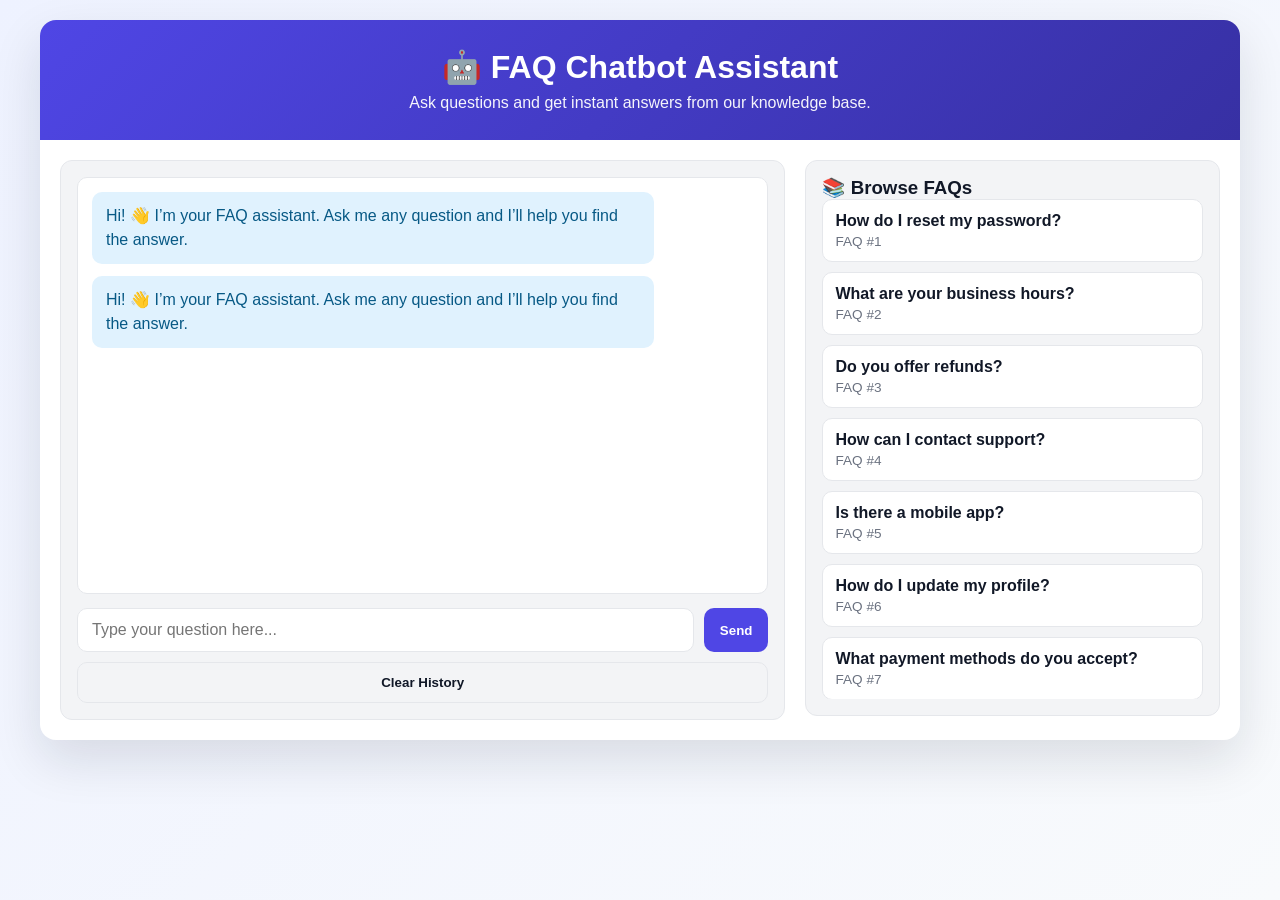
<file: index.html>
<!DOCTYPE html>
<html lang="en">
<head>
    <meta charset="UTF-8" />
    <meta name="viewport" content="width=device-width, initial-scale=1.0" />
    <meta name="description" content="FAQ chatbot website hosted on GitHub Pages" />
    <title>FAQ Chatbot Assistant</title>
    <link rel="stylesheet" href="./styles.css" />
</head>
<body>
    <div class="container">
        <header class="header">
            <h1>🤖 FAQ Chatbot Assistant</h1>
            <p>Ask questions and get instant answers from our knowledge base.</p>
        </header>

        <main class="main-content">
            <section class="chat-section">
                <div class="chat-box" id="chatBox">
                    <div class="message bot-message">
                        <p>Hi! 👋 I’m your FAQ assistant. Ask me any question and I’ll help you find the answer.</p>
                    </div>
                </div>

                <div class="input-section">
                    <form id="questionForm">
                        <div class="input-wrapper">
                            <input id="userInput" type="text" placeholder="Type your question here..." required />
                            <button id="sendBtn" type="submit">Send</button>
                        </div>
                    </form>
                    <button id="clearHistoryBtn" type="button" class="secondary-btn">Clear History</button>
                </div>
            </section>

            <aside class="info-section">
                <div class="info-panel">
                    <h3>📚 Browse FAQs</h3>
                    <div id="faqList" class="faq-list">
                        <p class="loading">Loading FAQs...</p>
                    </div>
                </div>
            </aside>
        </main>
    </div>

    <div id="detailModal" class="modal" aria-hidden="true">
        <div class="modal-content">
            <span class="close" id="closeModalBtn" aria-label="Close">&times;</span>
            <h2 id="modalTitle"></h2>
            <p id="modalBody"></p>
            <p id="modalConfidence" class="confidence-badge"></p>
        </div>
    </div>

    <script src="./script.js"></script>
</body>
</html>
</file>
<file: styles.css>
:root {
    color-scheme: light;
    --primary: #4f46e5;
    --primary-dark: #3730a3;
    --bg: #f3f4f6;
    --card: #ffffff;
    --border: #e5e7eb;
    --text: #111827;
    --muted: #6b7280;
}

* {
    box-sizing: border-box;
    margin: 0;
    padding: 0;
}

body {
    font-family: "Segoe UI", Tahoma, Geneva, Verdana, sans-serif;
    background: linear-gradient(135deg, #eef2ff 0%, #f8fafc 100%);
    color: var(--text);
    min-height: 100vh;
    padding: 20px;
}

.container {
    max-width: 1200px;
    margin: 0 auto;
    background: var(--card);
    border-radius: 16px;
    box-shadow: 0 20px 50px rgba(15, 23, 42, 0.12);
    overflow: hidden;
}

.header {
    background: linear-gradient(135deg, var(--primary) 0%, var(--primary-dark) 100%);
    color: white;
    padding: 28px 24px;
    text-align: center;
}

.header h1 {
    font-size: 2rem;
    margin-bottom: 8px;
}

.header p {
    opacity: 0.95;
}

.main-content {
    display: grid;
    grid-template-columns: 1.4fr 0.8fr;
    gap: 20px;
    padding: 20px;
}

.chat-section,
.info-panel {
    background: var(--bg);
    border: 1px solid var(--border);
    border-radius: 12px;
    padding: 16px;
}

.chat-section {
    display: flex;
    flex-direction: column;
    min-height: 560px;
}

.chat-box {
    flex: 1;
    overflow-y: auto;
    background: white;
    border: 1px solid var(--border);
    border-radius: 10px;
    padding: 14px;
    margin-bottom: 14px;
}

.message {
    margin-bottom: 12px;
}

.message p {
    display: inline-block;
    padding: 12px 14px;
    border-radius: 10px;
    line-height: 1.5;
    max-width: 85%;
}

.bot-message p {
    background: #e0f2fe;
    color: #075985;
}

.user-message {
    text-align: right;
}

.user-message p {
    background: var(--primary);
    color: white;
}

.message-info {
    margin-top: 6px;
    font-size: 0.85rem;
    color: var(--muted);
}

.input-section {
    display: flex;
    flex-direction: column;
    gap: 10px;
}

.input-wrapper {
    display: flex;
    gap: 10px;
}

#userInput {
    flex: 1;
    padding: 12px 14px;
    border: 1px solid var(--border);
    border-radius: 10px;
    font-size: 1rem;
}

#sendBtn,
.secondary-btn {
    border: none;
    border-radius: 10px;
    padding: 12px 16px;
    background: var(--primary);
    color: white;
    cursor: pointer;
    font-weight: 600;
}

.secondary-btn {
    background: #f3f4f6;
    color: var(--text);
    border: 1px solid var(--border);
}

#sendBtn:hover,
.secondary-btn:hover {
    opacity: 0.95;
}

.faq-list {
    display: flex;
    flex-direction: column;
    gap: 10px;
    max-height: 500px;
    overflow-y: auto;
}

.faq-item {
    padding: 12px;
    border: 1px solid var(--border);
    border-radius: 10px;
    background: white;
    cursor: pointer;
}

.faq-item:hover {
    border-color: var(--primary);
}

.faq-item-question {
    font-weight: 600;
}

.faq-item-id {
    margin-top: 4px;
    color: var(--muted);
    font-size: 0.85rem;
}

.modal {
    display: none;
    position: fixed;
    inset: 0;
    background: rgba(0, 0, 0, 0.55);
    padding: 20px;
}

.modal-content {
    background: white;
    max-width: 640px;
    margin: 80px auto;
    border-radius: 12px;
    padding: 20px;
    position: relative;
}

.close {
    position: absolute;
    right: 14px;
    top: 8px;
    font-size: 1.6rem;
    cursor: pointer;
}

.modal-content h2 {
    margin-bottom: 10px;
}

.modal-content p {
    line-height: 1.6;
    color: var(--muted);
}

.confidence-badge {
    margin-top: 10px;
    display: inline-block;
    background: #ecfeff;
    color: #0f766e;
    padding: 8px 10px;
    border-radius: 999px;
    font-weight: 600;
}

.loading {
    color: var(--muted);
    padding: 8px 0;
}

@media (max-width: 900px) {
    .main-content {
        grid-template-columns: 1fr;
    }
}

@media (max-width: 600px) {
    body {
        padding: 10px;
    }

    .header h1 {
        font-size: 1.5rem;
    }

    .input-wrapper {
        flex-direction: column;
    }

    #sendBtn,
    .secondary-btn {
        width: 100%;
    }
}
</file>
